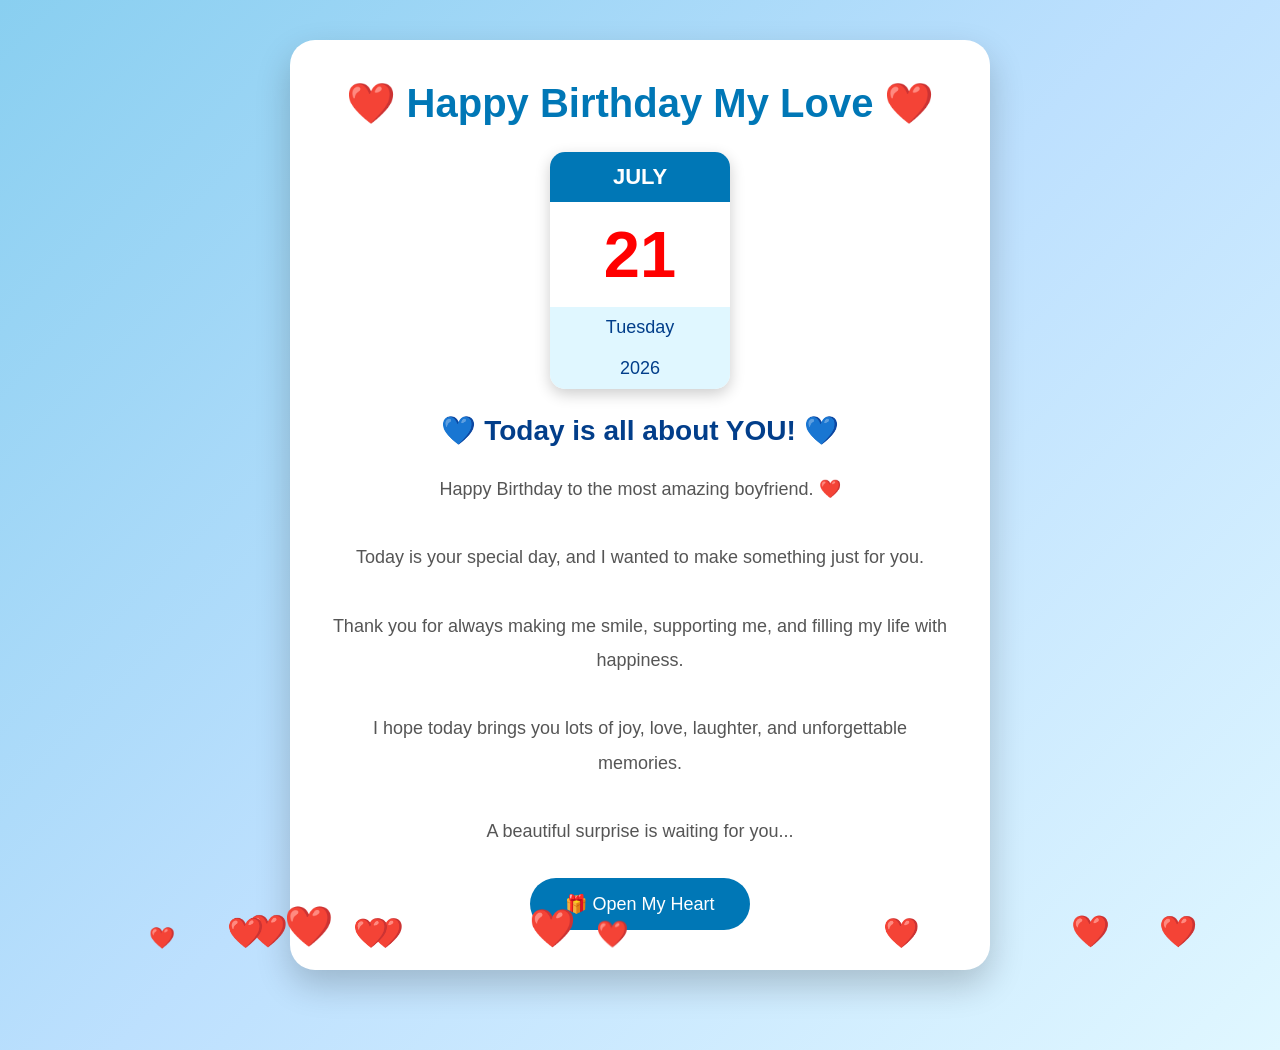
<file: index.html>
<!DOCTYPE html>
<html lang="en">

<head>
    <meta charset="UTF-8">
    <meta name="viewport" content="width=device-width, initial-scale=1.0">
    <title>Happy Birthday My Love ❤️</title>

    <link rel="stylesheet" href="style.css">
</head>

<body>

    <div class="card">

        <h1>❤️ Happy Birthday My Love ❤️</h1>

        <div class="calendar">

            <div class="month">
                JULY
            </div>

            <div class="date">
                21
            </div>

            <div class="day">
                Tuesday
            </div>

            <div class="year">
                2026
            </div>

        </div>

        <h2>💙 Today is all about YOU! 💙</h2>

        <p>
            Happy Birthday to the most amazing boyfriend. ❤️
            <br><br>

            Today is your special day, and I wanted to make
            something just for you.
            <br><br>

            Thank you for always making me smile, supporting me,
            and filling my life with happiness.
            <br><br>

            I hope today brings you lots of joy, love,
            laughter, and unforgettable memories.
            <br><br>

            A beautiful surprise is waiting for you...
        </p>

        <button onclick="openSurprise()">
            🎁 Open My Heart
        </button>

    </div>

    <script src="script.js"></script>

</body>

</html>
</file>
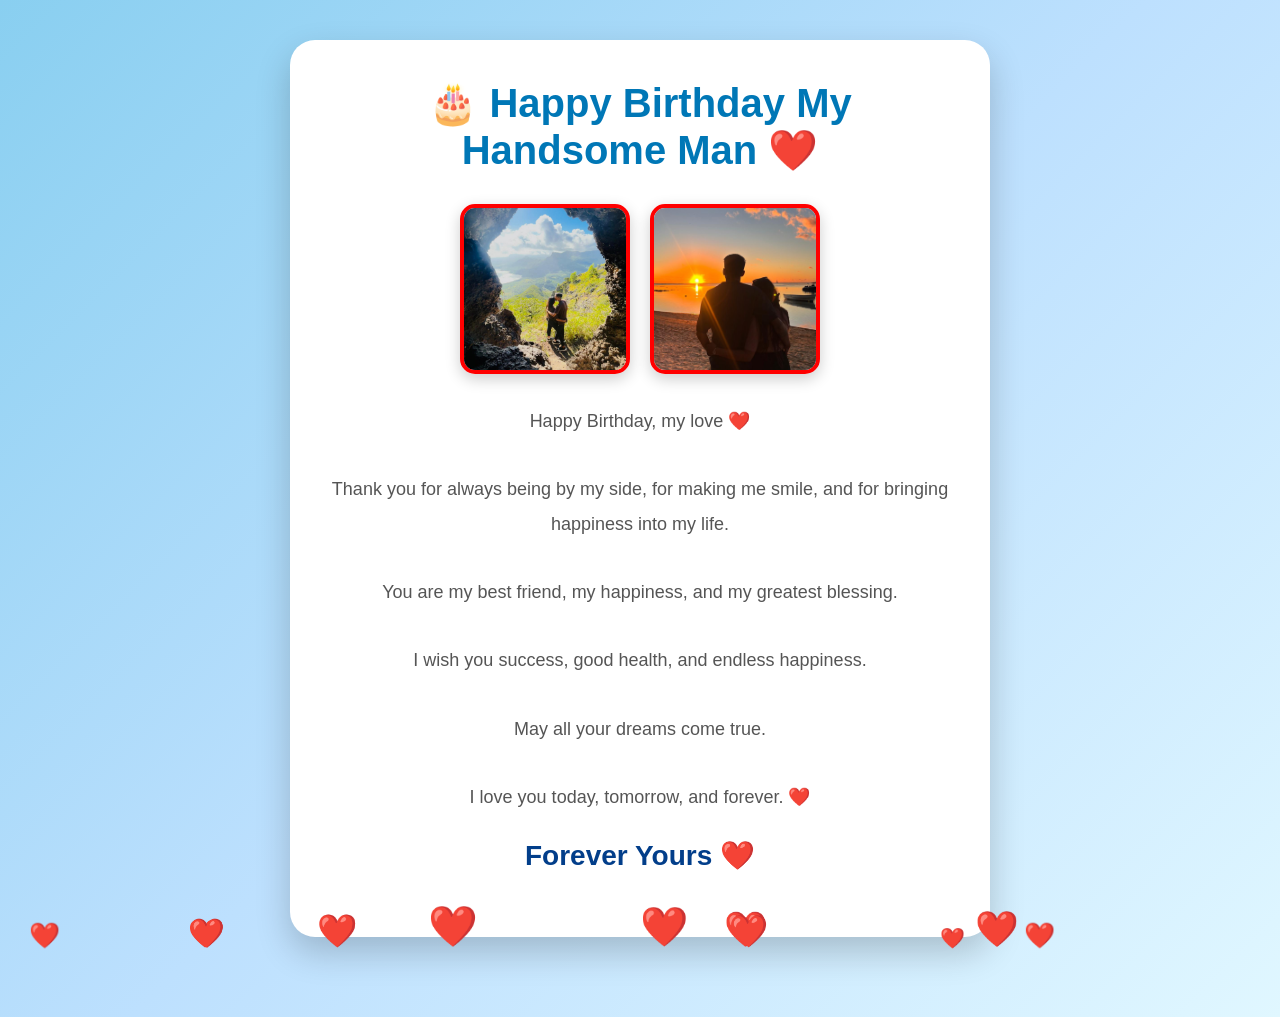
<file: surprise.html>
<!DOCTYPE html>
<html lang="en">

<head>
    <meta charset="UTF-8">
    <meta name="viewport" content="width=device-width, initial-scale=1.0">
    <title>Happy Birthday My Handsome Boy ❤️</title>
    <link rel="stylesheet" href="style.css">
</head>

<body>

    <div class="card">

        <h1>🎂 Happy Birthday My Handsome Man ❤️</h1>

        <div class="gallery">
            <img src="photo3.jpg" >
            <img src="photo4.jpg" >
        </div>

        <p>
            Happy Birthday, my love ❤️
            <br><br>

            Thank you for always being by my side, for making me smile, and for bringing happiness into my life.
            <br><br>

            You are my best friend, my happiness, and my greatest blessing.
            <br><br>

            I wish you success, good health, and endless happiness.
            <br><br>

            May all your dreams come true.
            <br><br>

            I love you today, tomorrow, and forever. ❤️
        </p>

        <h2>Forever Yours ❤️</h2>

    </div>

    <script src="script.js"></script>

</body>

</html>
</file>
<file: style.css>
/* ===========================
   GENERAL
=========================== */

*{
    margin:0;
    padding:0;
    box-sizing:border-box;
    font-family:Arial, sans-serif;
}

body{
    background:linear-gradient(135deg,#89cff0,#bde0fe,#e0f7ff);
    display:flex;
    justify-content:center;
    align-items:flex-start;
    min-height:100vh;
    padding:40px 20px;
    overflow-y:auto;
    overflow-x:hidden;
    position:relative;
}

/* ===========================
   CARD
=========================== */

.card{
    background:white;
    width:100%;
    max-width:700px;
    padding:40px;
    border-radius:25px;
    text-align:center;
    box-shadow:0 15px 35px rgba(0,0,0,.2);
    animation:show 1.5s ease;
    margin-bottom:40px;
}

/* ===========================
   HEADINGS
=========================== */

h1{
    color:#0077b6;
    font-size:40px;
    margin-bottom:20px;
}

h2{
    color:#023e8a;
    margin:25px 0;
    font-size:28px;
}

/* ===========================
   PARAGRAPH
=========================== */

p{
    color:#555;
    line-height:1.9;
    font-size:18px;
    margin-top:20px;
}

/* ===========================
   CALENDAR
=========================== */

.calendar{
    width:180px;
    margin:25px auto;
    border-radius:15px;
    overflow:hidden;
    box-shadow:0 5px 15px rgba(0,0,0,.2);
}

.month{
    background:#0077b6;
    color:white;
    padding:12px;
    font-size:22px;
    font-weight:bold;
}

.date{
    background:white;
    color:red;
    font-size:65px;
    font-weight:bold;
    padding:15px;
}

.day{
    background:#e0f7ff;
    color:#023e8a;
    padding:10px;
    font-size:18px;
}

.year{
    background:#e0f7ff;
    color:#023e8a;
    padding:10px;
    font-size:18px;
}

/* ===========================
   BUTTON
=========================== */

button{
    margin-top:30px;
    padding:15px 35px;
    border:none;
    border-radius:30px;
    background:#0077b6;
    color:white;
    font-size:18px;
    cursor:pointer;
    transition:.3s;
}

button:hover{
    background:#023e8a;
    transform:scale(1.05);
}

/* ===========================
   PHOTO GALLERY
=========================== */

.gallery{
    display:flex;
    justify-content:center;
    gap:20px;
    flex-wrap:wrap;
    margin:30px 0;
}

.gallery img{
    width:170px;
    height:170px;
    object-fit:cover;
    border-radius:15px;
    border:4px solid red;
    box-shadow:0 5px 15px rgba(0,0,0,.2);
    transition:.3s;
}

.gallery img:hover{
    transform:scale(1.05);
}

/* ===========================
   RED HEARTS
=========================== */

.heart{
    position:fixed;
    bottom:-50px;
    color:red;
    pointer-events:none;
    animation:float linear infinite;
}

@keyframes float{

0%{
    transform:translateY(0) scale(.5);
    opacity:0;
}

20%{
    opacity:1;
}

100%{
    transform:translateY(-120vh) scale(1.5);
    opacity:0;
}

}

/* ===========================
   CARD ANIMATION
=========================== */

@keyframes show{

from{
    opacity:0;
    transform:translateY(40px);
}

to{
    opacity:1;
    transform:translateY(0);
}

}

/* ===========================
   MOBILE
=========================== */

@media(max-width:768px){

.card{
    padding:25px;
}

h1{
    font-size:30px;
}

h2{
    font-size:22px;
}

p{
    font-size:16px;
}

.calendar{
    width:160px;
}

.date{
    font-size:55px;
}

.gallery{
    gap:15px;
}

.gallery img{
    width:140px;
    height:140px;
}

button{
    width:100%;
    font-size:17px;
}

}
</file>
